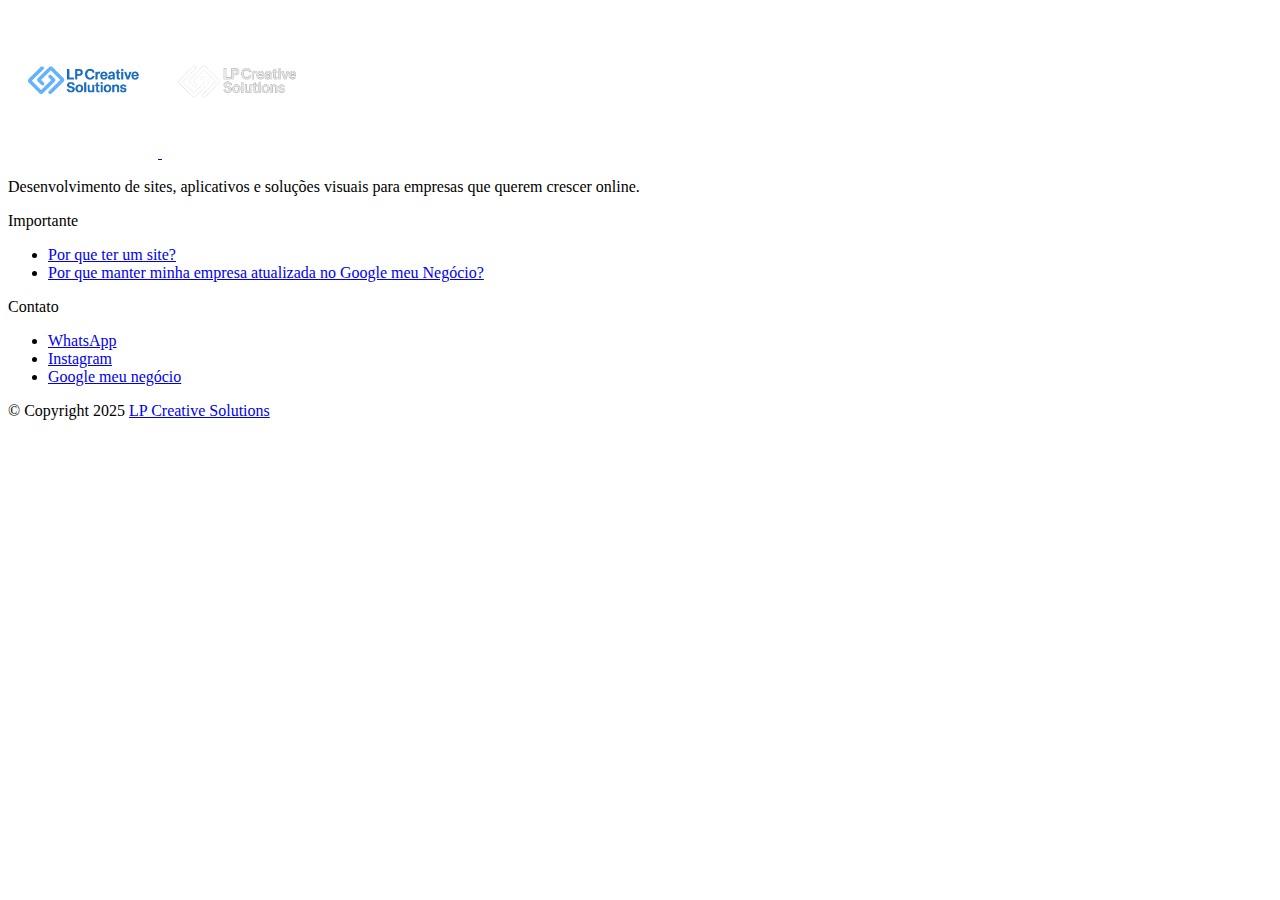
<file: contato.html>
<!DOCTYPE html>
<html lang="pt-br">
<head>
    <meta charset="UTF-8">
    <meta name="viewport" content="width=device-width, initial-scale=1.0">
    <title>Roda-pé</title>
</head>

<body>
    <footer>
        <div class="container">
            <div class="wrapper">
                <a href="#" class="footer-logo">
                    <img src="lp-site.png" alt="logo" width="150" class="logo-light">
                    <img src="lp-site-black.png" alt="logo" width="150" class="logo-dark">
                </a>

                <p class="footer-text">Desenvolvimento de sites, aplicativos e soluções visuais para empresas que querem
                    crescer online.</p>
            </div>

            <div class="wrapper">
                <p class="footer-title">Importante</p>

                <ul>
                    <li><a href="importancia-site.html" class="footer-link">Por que ter um site?</a></li>
                    <li><a href="importancia-gn.html" class="footer-link">Por que manter minha empresa atualizada no Google meu
                            Negócio?</a></li>
                </ul>
            </div>

            <div class="wrapper">
                <p class="footer-title">Contato</p>

                <ul>
                    <li><a href="https://wa.me/5511964801185" class="footer-link">WhatsApp</a></li>
                    <li><a href="https://www.instagram.com/leopossamweb/?next=%2F" class="footer-link">Instagram</a>
                    </li>
                    <li><a href="https://business.google.com/n/12749220459296444205/profile?authuser=1&fid=5341248755874137028"
                            class="footer-link">Google meu negócio</a></li>
                </ul>
            </div>
        </div>

        <script>
            document.addEventListener('DOMContentLoaded', function () {
                fetch('importancia-site.html')
                    .then(res => res.text())
                    .then(data => {
                        document.getElementById('imp-site').innerHTML = data;
                    });
            });
        </script>

        <script>
            document.addEventListener('DOMContentLoaded', function () {
                fetch('importancia-gn.html')
                    .then(res => res.text())
                    .then(data => {
                        document.getElementById('imp-site').innerHTML = data;
                    });
            });
        </script>

        <p class="copyright">&copy; Copyright 2025 <a href="#">LP Creative Solutions</a></p>
    </footer>
</body>

</html>
</file>
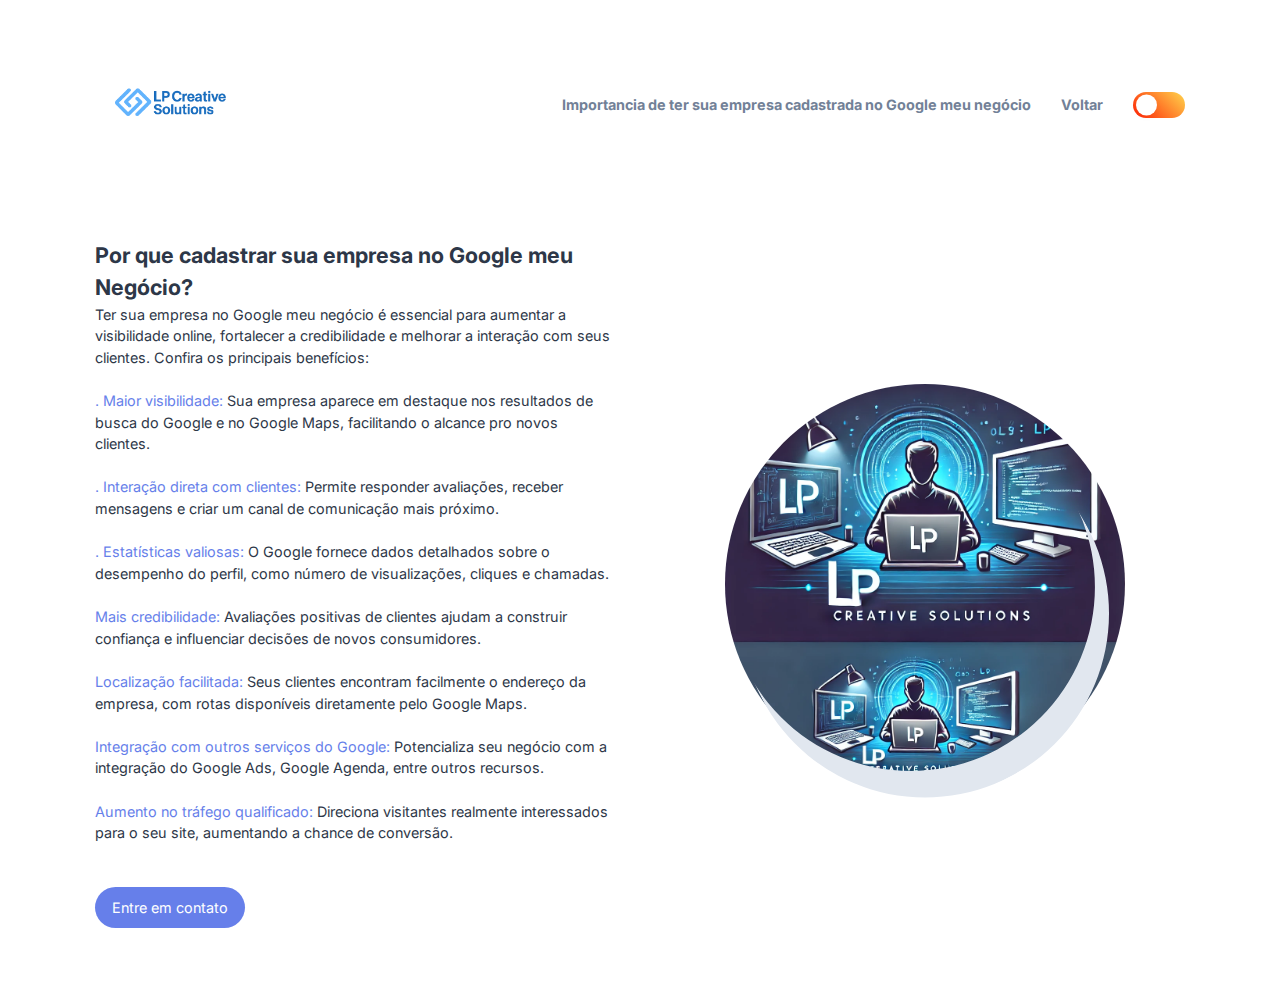
<file: importancia-gn.html>
<!DOCTYPE html>
<html lang="pt-br">
<head>
    <meta charset="UTF-8">
    <meta name="viewport" content="width=device-width, initial-scale=1.0">
    <title>Importancia do Google meu Negocio</title>
    <link rel="stylesheet" href="style.css">
    <link href="https://cdnjs.cloudflare.com/ajax/libs/font-awesome/6.0.0-beta3/css/all.min.css" rel="stylesheet">
</head>

<body class="light-theme">
    <header>
        <div class="container">
            <nav class="navbar">
                <a href="#">
                    <img src="lp-site.png" alt="logo" width="150" class="logo-light">
                    <img src="lp-site-black.png" alt="logo" width="150" class="logo-dark">
                </a>

                <div class="btn-group">
                    <button class="theme-btn theme-btn-mobile light">
                        <ion-icon name="moon" class="moon"></ion-icon>
                        <ion-icon name="sunny" class="sun"></ion-icon>
                    </button>

                    <button class="nav-menu-btn">
                        <ion-icon name="menu-outline"></ion-icon>
                    </button>
                </div>

                <div class="flex-wrapper">
                    <ul class="desktop-nav">
                        <li><a href="#" class="nav-link">Importancia de ter sua empresa cadastrada no Google meu negócio</a></li>   
                        <li><a href="index.html" class="nav-link">Voltar</a></li>                     

                        <button class="theme-btn theme-btn-desktop light">
                            <ion-icon name="moon" class="moon"></ion-icon>
                            <ion-icon name="sunny" class="sun"></ion-icon>
                        </button>
                    </ul>
                </div>  
                
                <div class="mobile-nav">
                    <button class="nav-close-btn">
                        <ion-icon name="close-outline"></ion-icon>
                    </button>                   
                </div>                
            </nav>
        </div>
    </header>

    <main>
        <div class="hero">
            <div class="container">
                <div class="left">                    
                    <h2 class="importanica-site">Por que cadastrar sua empresa no Google meu Negócio?</h2>                   

                    <p class="paragrafo-site"> Ter sua empresa no Google meu negócio é essencial para aumentar a visibilidade online, fortalecer a credibilidade e melhorar a interação 
                        com seus clientes. Confira os principais benefícios:</p>
                    <br>                    
                    <p class="paragrafo-site"> 
                        <b>. Maior visibilidade:</b> Sua empresa aparece em destaque nos resultados de busca do Google e no Google Maps, facilitando o alcance pro novos clientes.</p>
                    <br>

                    <p class="paragrafo-site">
                         <b>. Interação direta com clientes:</b> Permite responder avaliações, receber mensagens e criar um canal de comunicação mais próximo.
                    </p>
                    <br>

                    <p class="paragrafo-site">
                        <b>. Estatísticas valiosas: </b> O Google fornece dados detalhados sobre o desempenho do perfil, como número de visualizações, cliques e chamadas. 
                    </p>
                    <br>

                    <p class="paragrafo-site"> 
                        <b>Mais credibilidade: </b> Avaliações positivas de clientes ajudam a construir confiança e influenciar decisões de novos consumidores. 
                    </p>
                    <br>

                    <p class="paragrafo-site">
                        <b>Localização facilitada: </b> Seus clientes encontram facilmente o endereço da empresa, com rotas disponíveis diretamente pelo Google Maps. 
                    </p>
                    <br>

                    <p class="paragrafo-site">
                        <b>Integração com outros serviços do Google: </b> Potencializa seu negócio com a integração do Google Ads, Google Agenda, entre outros recursos. 
                    </p>
                    <br>

                    <p class="paragrafo-site">
                        <b>Aumento no tráfego qualificado: </b> Direciona visitantes realmente interessados para o seu site, aumentando a chance de conversão. 
                    </p>

                    </h1>
                    <br>
                    <br>                    
                    <div class="btn-group">
                        <a href="https://wa.me/5511964801185" target="_blank" class="btn btn-primary">Entre em
                            contato</a>                        
                    </div>
                </div>

                <div class="right">
                    <div class="pattern-bg"></div>
                    <div class="img-box">
                        <img src="logo-lp.jpg" alt="image" class="hero-img">
                        <div class="shape shape1"></div>
                        <div class="shape shape2"></div>
                    </div>
                </div>
            </div>
        </div>
    </main>    

    <script>
        document.addEventListener('DOMContentLoaded', function () {
            fetch('index.html')
                .then(res => res.text())
                .then(data => {
                    document.getElementById('imp-site').innerHTML = data;
                });
        });
    </script>

    <script src="main.js"></script>



</body>
    

</html>
</file>
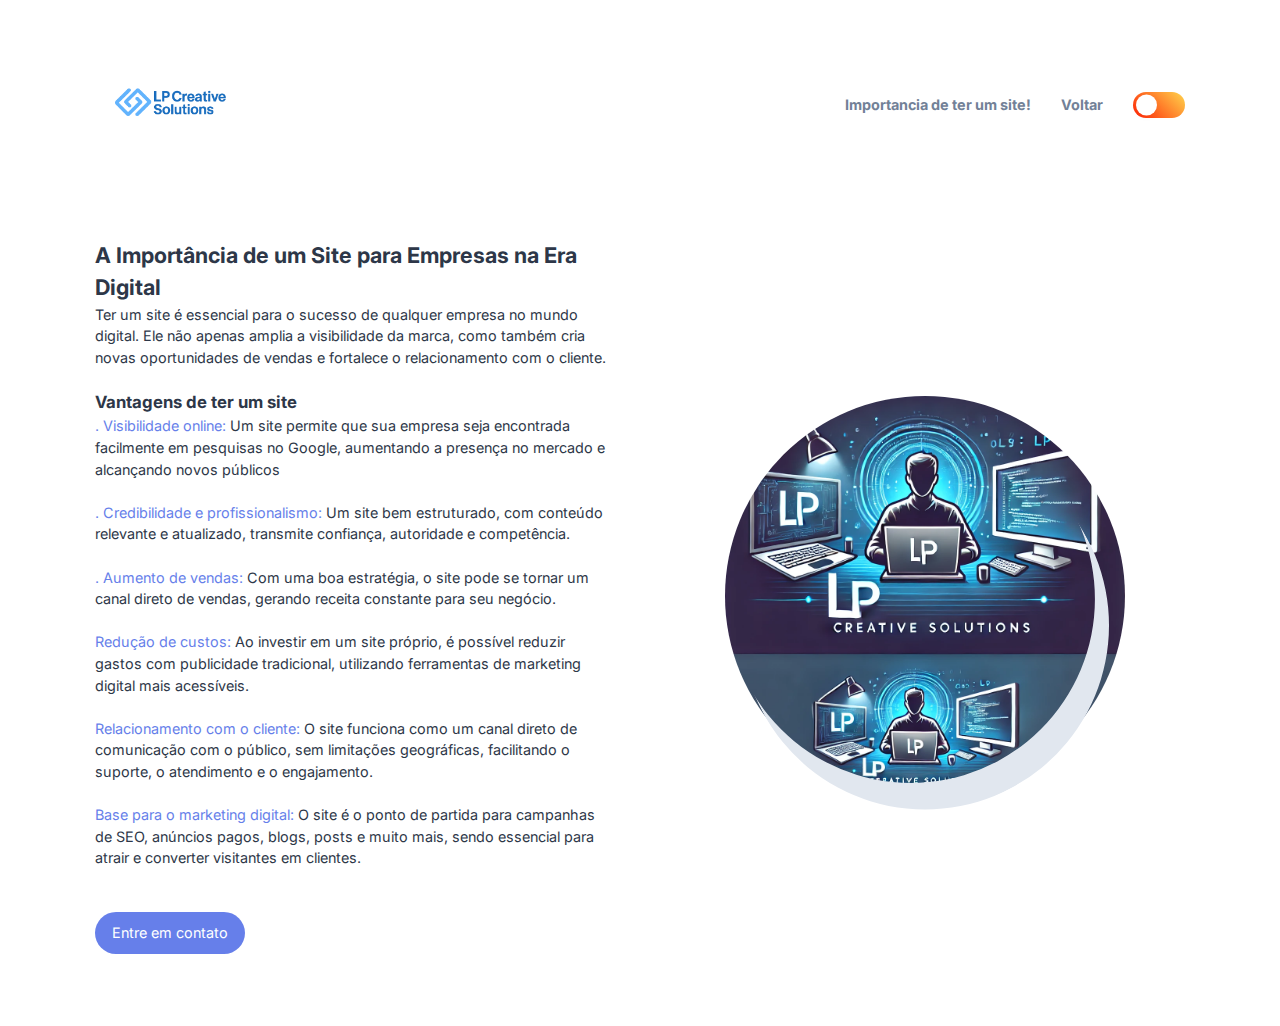
<file: importancia-site.html>
<!DOCTYPE html>
<html lang="pt-br">

<head>
    <meta charset="UTF-8">
    <meta name="viewport" content="width=device-width, initial-scale=1.0">
    <title>Importancia de um site</title>
    <link rel="stylesheet" href="style.css">
    <link href="https://cdnjs.cloudflare.com/ajax/libs/font-awesome/6.0.0-beta3/css/all.min.css" rel="stylesheet">
</head>

<body class="light-theme">
    <header>
        <div class="container">
            <nav class="navbar">
                <a href="#">
                    <img src="lp-site.png" alt="logo" width="150" class="logo-light">
                    <img src="lp-site-black.png" alt="logo" width="150" class="logo-dark">
                </a>

                <div class="btn-group">
                    <button class="theme-btn theme-btn-mobile light">
                        <ion-icon name="moon" class="moon"></ion-icon>
                        <ion-icon name="sunny" class="sun"></ion-icon>
                    </button>

                    <button class="nav-menu-btn">
                        <ion-icon name="menu-outline"></ion-icon>
                    </button>
                </div>

                <div class="flex-wrapper">
                    <ul class="desktop-nav">
                        <li><a href="#" class="nav-link">Importancia de ter um site!</a></li>
                        <li><a href="index.html" class="nav-link">Voltar</a></li>                                             

                        <button class="theme-btn theme-btn-desktop light">
                            <ion-icon name="moon" class="moon"></ion-icon>
                            <ion-icon name="sunny" class="sun"></ion-icon>
                        </button>
                    </ul>
                </div>  
                
                <div class="mobile-nav">
                    <button class="nav-close-btn">
                        <ion-icon name="close-outline"></ion-icon>
                    </button>                   
                </div>                
            </nav>
        </div>
    </header>

    <main>
        <div class="hero">
            <div class="container">
                <div class="left">
                    <h2 class="importanica-site">A Importância de um Site para Empresas na Era Digital</h2>                   

                    <p class="paragrafo-site">Ter um site é essencial para o sucesso de qualquer empresa no mundo digital. Ele não apenas amplia a visibilidade da marca, como também
                         cria novas oportunidades de vendas e fortalece o relacionamento com o cliente.</p>
                    <br>

                    <h3 class="h3-importancia-site">Vantagens de ter um site</h3>
                    <p class="paragrafo-site"> 
                        <b>. Visibilidade online:</b> Um site permite que sua empresa seja encontrada facilmente em pesquisas no Google, aumentando a presença no mercado e alcançando novos 
                    públicos                    
                    </p>
                    <br>

                    <p class="paragrafo-site">
                         <b>. Credibilidade e profissionalismo:</b> Um site bem estruturado, com conteúdo relevante e atualizado, transmite confiança, autoridade e competência. 
                    </p>
                    <br>

                    <p class="paragrafo-site">
                        <b>. Aumento de vendas: </b> Com uma boa estratégia, o site pode se tornar um canal direto de vendas, gerando receita constante para seu negócio. 
                    </p>
                    <br>

                    <p class="paragrafo-site"> 
                        <b>Redução de custos: </b> Ao investir em um site próprio, é possível reduzir gastos com publicidade tradicional, utilizando ferramentas de marketing 
                        digital mais acessíveis. 
                    </p>
                    <br>

                    <p class="paragrafo-site">
                        <b>Relacionamento com o cliente: </b> O site funciona como um canal direto de comunicação com o público, sem limitações geográficas, facilitando o suporte,
                         o atendimento e o engajamento. 
                    </p>
                    <br>

                    <p class="paragrafo-site">
                        <b>Base para o marketing digital: </b> O site é o ponto de partida para campanhas de SEO, anúncios pagos, blogs, posts e muito mais, sendo essencial para atrair e converter
                         visitantes em clientes. 
                    </p>
                    </h1>
                    <br>
                    <br>                    
                    <div class="btn-group">
                        <a href="https://wa.me/5511964801185" target="_blank" class="btn btn-primary">Entre em
                            contato</a>                        
                    </div>
                </div>

                <div class="right">
                    <div class="pattern-bg"></div>
                    <div class="img-box">
                        <img src="logo-lp.jpg" alt="image" class="hero-img">
                        <div class="shape shape1"></div>
                        <div class="shape shape2"></div>
                    </div>
                </div>
            </div>
        </div>
    </main>    

    <script src="main.js"></script>

</body>
    

</html>
</file>
<file: style.css>
@import url('https://fonts.googleapis.com/css2?family=Inter:ital,opsz,wght@0,14..32,100..900;1,14..32,100..900&display=swap');

.light-theme{
    --background-primary: hsl(0, 0%, 100%);
    --background-secondary: hsl(0, 0%, 97%);

    --action-primary: hsl(214, 32%, 91%);
    --action-secondary: hsl(210, 38%, 95%);

    --foreground-primary: hsl(218, 23%, 23%);
    --foreground-secondary: hsl(216, 15%, 52%);
    --foreground-tertiary: hsl(214, 20%, 69%);

    --accent: hsl(229, 76%, 66%);
}

.dark-theme{
    --background-primary: hsl(218, 23%, 23%);
    --background-secondary: hsl(220, 26%, 14%);

    --action-primary: hsl(216, 15%, 52%);
    --action-secondary: hsl(218, 23%, 23%);

    --foreground-primary: hsl(210, 38%, 95%);
    --foreground-secondary: hsl(211, 25%, 84%);
    --foreground-tertiary: hsl(214, 20%, 69%);

    --accent: hsl(229, 76%, 66%);
}

:root{

    --white: hsl(0, 0%, 100%);

    --fs-base: .85rem;
    --fs-1: 1.875rem;
    --fs-2: 1.5rem;
    --fs-3: 1.25rem;
    --fs-4: .875rem;
    --fs-5: .75rem;

    --padding-y: 5rem
}

*, ::before, ::after{
    margin: 0;
    padding: 0;
    box-sizing: border-box;
    text-decoration: none;
    list-style: none;
}

img, button{ display: block; }

a, span{ display: inline-block; }

button{
    font: inherit;
    border: none;
    background: none;
    cursor: pointer;
}

html{
    font-family: "Inter", sans-serif;
    font-size: var(--fs-base);
    line-height: 1.5;
}

:focus{ outline-offset: 4px; }

::-webkit-scrollbar-thumb{
    background: var(--accent);
    border-radius: 20px;
    border: 4px solid;
}

.light-theme::-webkit-scrollbar-thumb{ border-color: hsl(0, 0%, 90%); }
.light-theme::-webkit-scrollbar-track{ border-color: hsl(0, 0%, 90%); }

.dark-theme::-webkit-scrollbar-thumb{ border-color: hsl(219, 27%, 20%); }
.dark-theme::-webkit-scrollbar-track{ border-color: hsl(219, 27%, 20%); }

.dark-theme .btn-primary:hover{ color: var(--background-primary); }

.dark-theme .blog-topic{
    background: var(--action-primary);
    color: var(--foreground-secondary);
}

.dark-theme .load-more:hover{ color: var(--white); }
.dark-theme .aside .h2 { color: var(--foreground-primary); }

.h1{
    font-size: var(--fs-1);
    font-weight: 900;
}

.h2{ font-size: var(--fs-2);}
.h3{ font-size: var(--fs-3);}
.h4{ font-size: var(--fs-4);}

    .h1, h2, .h3, .h4, .importanica-site, .paragrafo-site, .h3-importancia-site { 
        display: block;
        color: var(--foreground-primary);
    }

    .h2, .h3, .h4 { font-weight: 700;}

.text-small{ font-size: var(--fs-4);}
.text-tiny{ font-size: var(--fs-5);}

.container{
    margin-inline: auto;
    margin: auto;
    padding: 0 15px;
}

.btn{
    min-width: 10rem;
    border-radius: 180px;
}

.btn-primary{
    background: var(--accent);
    color: var(--white);
    padding: .6875rem 1.1875rem;
    transition: .5s;
}

    .btn-primary:hover{
        background: var(--foreground-secondary);
        color: var(--action-primary);
    }

.btn-secondary{
    background: var(--action-secondary);
    color: var(--foreground-secondary);
    padding: 0.5rem 1rem;
    border: 3px solid var(--foreground-tertiary);
    transition: .5s;
}

    .btn-secondary:hover{ border-color: var(--accent);}

/*HEADER*/


header{ background: var(--background-primary);}
    header .flex-wrapper{ display: none; }

    header .btn-group{
        display: flex;
        align-items: center;
        gap: 15px;
    }

.navbar{
    display: flex;
    justify-content: space-between;
    align-items: center;
    gap: 15px;
    padding: 15px 0;
}

.logo-light, .logo-dark{ display: none; }
.light-theme .logo-light, .dark-theme .logo-dark{ display: block; }

.theme-btn-mobile, .nav-menu-btn, .nav-close-btn{
    background: var(--action-secondary);
    color: var(--foreground-tertiary);
    width: 40px;
    height: 40px;
    display: flex;
    justify-content: center;
    align-items: center;
    border-radius: 50%;
    font-size: 25px;
    transition: .5s;
}

    :is(.theme-btn-mobile, .nav-menu-btn, .nav-close-btn):hover{
        background: var(--accent);
        color: var(--white);
    }

    .theme-btn-mobile ion-icon{ display: none; }
        .theme-btn-mobile.light .sun, .theme-btn-mobile.dark .moon{ display: block; }

.mobile-nav{
    position: fixed;
    inset: 0;
    background: var(--background-primary);
    padding: 70px 20px;
    overflow: auto;
    overscroll-behavior: contain;
    transform: translateX(100%);
    visibility: hidden;
    transition: .5s cubic-bezier(1, 0, 0.30, 0.70);
    z-index: 10;
}

    .mobile-nav.active{
        transform: translateX(0);
        visibility: visible;
    }
    
    .mobile-nav .wrapper{
        padding-bottom: 1.25rem;
        margin-bottom: 1.25rem;
        border-bottom: 1px solid var(--action-primary);
    }

    .mobile-nav .nav-title{ margin-bottom: 1rem; }
    .mobile-nav .nav-item{ margin-bottom: 0.5rem;}

    .mobile-nav .nav-link{
        font-size: var(--fs-3);
        color: var(--foreground-secondary);
        transition: color .5s;
    }

        .mobile-nav .nav-link:hover{ color: var(--accent);}

.nav-close-btn{
    position: absolute;
    top: 20px;
    right: 20px;
}

/*HERO */

.hero{
    background: var(--background-primary);
    padding-top: 2rem;
    padding-bottom: var(--padding-y);
    text-align: center;
}

    .hero .h1{
        margin-bottom: 1rem;
        line-height: 1.6;
    }

    .hero b{
        color: var(--accent);
        font-weight: inherit;
    }

    .hero .h3{
        color: var(--foreground-secondary);
        margin-bottom: 2rem;
    }

    .hero .btn-group{
        display: flex;
        justify-content: center;
        flex-wrap: wrap;
        gap: 15px;
        text-align: center;
    }

    .hero .right{ display: none;}

/*BLOG*/

.main{
    background: var(--background-secondary);
    padding: var(--padding-y) 0;
}

.blog .h2{
    line-height: 1.3;
    margin-bottom: 3rem;
    text-align: center;
}

.blog-card-group{ margin-bottom: 3rem; }

.blog-card{
    background: var(--background-primary);
    padding: 10px;
    margin-bottom: 1rem;
    border-radius: 10px;
    box-shadow: 0 16px 10px hsla(0, 0%, 0%, .05);
    transition: .25s ease;
}

    .blog-card:hover{
        transform: translateY(-2px);
        box-shadow: 0 10px 10px hsla(0, 0%, 0%, .1);
    }

    .blog-card .h3{
        line-height: 1.4;
        margin-bottom: 1rem;
    }

        .blog-card .h3:hover{
            text-decoration: underline;
            text-decoration-thickness: 2px;
        }

.blog-card-banner{ display: none; }
.blog-content-wrapper{ padding: 10px 5px; }

.blog-topic{
    background: var(--action-secondary);
    color: var(--foreground-secondary);
    font-weight: 600;
    padding: 0.25rem 1rem;
    border-radius: 5px;
    margin-bottom: 1rem;
}

    .blog-topic:hover{
        background: var(--foreground-secondary);
        color: var(--action-secondary);
    }

.blog-text, .profile-wrapper{ display: none; }

.blog .wrapper{
    display: flex;
    justify-content: space-between;
    align-items: center;
    flex-wrap: wrap;
    gap: 15px;
}

.blog .h4{ color: var(--foreground-secondary); }
    .blog .h4:hover { color: var(--accent); }

.blog .text-small{
    display: flex;
    align-items: center;
    gap: 5px;
    color: var(--foreground-tertiary);
}

.blog .separator{
    background: var(--foreground-tertiary);
    margin-inline: 3px;
    margin: 0 3px;
    width: 3px;
    height: 3px;
    border-radius: 3px;
}

.blog ion-icon{ --ionicon-stroke-width: 50px;}

.load-more{
    margin-inline: auto;
    margin: auto;
    background: var(--foreground-secondary);
    color: var(--background-secondary);
    padding: 0.6875rem 1.1875rem;
    transition: .5s;
}

    .load-more:hover{ background: var(--accent);}

/*ASIDE*/

.aside{ display: none; }

/*FOOTER*/

footer{ background: var(--background-primary);}

    footer .container{
        padding: var(--padding-y) 15px;
        display: grid;
        grid-template-columns: 1fr;
        gap: 30px;
    }

    footer .wrapper{ text-align: center; }

.footer-logo{ margin-bottom: 10px; }

.footer-text{
    color: var(--foreground-secondary);
    max-width: 300px;
    margin-inline: auto;
    margin: auto;
}

.footer-title{
    color: var(--foreground-primary);
    font-weight: 700;
    margin-bottom: 0.4rem;
}

.footer-link{ color: var(--foreground-primary);}
    .footer-link:hover { color: var(--accent);}

.copyright{
    color: var(--foreground-secondary);
    font-size: var(--fs-4);
    text-align: center;
    padding: 1rem;
    border-top: 1px solid var(--action-primary);
}

    .copyright a{
        color: var(--accent);
        font-weight: 500;
    }
        .copyright a:hover{ text-decoration: underline;}

/*MEDIA QUERIES*/

@media (min-width: 550px){
    :root{ --fs-base: .90rem; }

    .blog-card{
        display: grid;
        grid-template-columns: 3fr 4fr;
        gap: 20px;
    }

    .blog-card-banner{
        display: block;
        overflow: hidden;
        border-radius: 5px;
    }

    .blog-banner-img{
        width: 100%;
        height: 100%;
        object-fit: cover;
    }
}

@media (min-width: 650px){
    :root{ --fs-1: 2.25rem; }

    .container{ padding: 0 30px; }

    .navbar{ padding: 30px 0;}

    .blog .h2{
        position: relative;
        text-align: left;
        padding-left: 2rem;
    }

        .blog .h2::before{
            content: '';
            position: absolute;
            top: 0;
            left: 0;
            background: var(--action-primary);
            width: 5px;
            height: 100%;
            border-radius: 5px;
        }

        .blog .wrapper-flex{
            display: flex;
            justify-content: start;
            align-items: center;
            gap: 10px;
        }

        .blog .wrapper{
            flex-direction: column;
            align-items: start;
            gap: 0;
        }

    .blog-text, .profile-wrapper{ display: block; }

    .blog-text{
        color: var(--foreground-secondary);
        font-size: var(--fs-4);
        display: -webkit-box;
        line-clamp: 3;
        -webkit-line-clamp: 3;
        -webkit-box-orient: vertical;
        overflow: hidden;
        margin-bottom: 1rem;
    }

    .profile-wrapper{
        width: 56px;
        height: 56px;
        background: var(--action-primary);
        padding: 3px;
        border-radius: 50%;
    }

    .profile-wrapper img{ border-radius: 50%; }

    footer .container{
        padding: var(--padding-y) 30px;
        grid-template-columns: 2fr 1fr 1fr;
    }

    footer .wrapper{ text-align: left; }

    .footer-text{ margin: 0; }
}

@media (min-width: 768px){

    .container{ max-width: 800px; }
}

@media (min-width: 1024px){

    .container{ max-width: 1150px; }

    header .btn-group { display: none; }

    header .flex-wrapper{
        display: grid;
        gap: 30px;
    }

    .desktop-nav{
        display: flex;
        align-items: center;
        gap: 30px;
    }

    .desktop-nav .nav-link{
        color: var(--foreground-secondary);
        font-weight: 700;
    }

        .desktop-nav .nav-link:hover{ color: var(--accent); }

    .theme-btn-desktop{
        position: relative;
        background: var(--background-secondary);
        color: var(--white);
        width: 52px;
        height: 26px;
        display: flex;
        justify-content: center;
        align-items: center;
        gap: 10px;
        border-radius: 100px;
    }

        .theme-btn-desktop.light{ background: linear-gradient(45deg, hsl(7, 100%, 51%), hsl(46, 100%, 65%)); }
        .theme-btn-desktop.dark{ background: linear-gradient(45deg, hsl(225, 100%, 60%), hsl(296, 80%, 40%)); }

        .theme-btn-desktop::before{
            content: '';
            position: absolute;
            background: var(--white);
            width: 21px;
            height: 21px;
            border-radius: 30px;
            top: 50%;
            left: 3px;
            transform: translateY(-50%);
            box-shadow: 0 2px 10px -2px hsla(0, 0%, 0%, .05);
            z-index: 2;
        }

            .theme-btn-desktop.dark::before{ left: calc(100% - 24px); }

    .hero{ text-align: left; }

        .hero .container{
            display: grid;
            grid-template-columns: 1fr 1fr;
            align-items: center;
            gap: 50px;
        }

        .hero .btn-group{
            justify-content: start;
            gap: 30px;
        }

        .hero .right{
            position: relative;
            display: flex;
            justify-content: center;
            align-items: center;
        }

        .hero .pattern-bg{
            position: absolute;
            top: 50%;
            transform: translateY(-50%);
            width: 100%;
            height: 200px;
            background: url('https://i.postimg.cc/BbZ2cnGb/pattern.png');
            background-size: contain;
            opacity: .2;
        }

        .hero .img-box{
            position: relative;
            z-index: 2;
        }

        .hero .shape{
            position: absolute;
            top: 50%;
            left: 50%;
            border-radius: 50%;
            transform: translate(-50%, -42%) rotate(-28deg);
        }

        .hero .shape1{
            background: var(--accent);
            width: 90%;
            height: 90%;
            z-index: -1;
        }

        .hero .shape2{
            width: 92%;
            height: 92%;
            box-shadow: inset 0 -30px 0 var(--action-primary);
            z-index: 2;
        }

        .hero-img {
            width: 100%;
            max-width: 400px;
            height: auto;
            display: block;
            margin: 0 auto;
            border-radius: 50%;
        }

    .main .container{
        display: grid;
        grid-template-columns: 5fr 2fr;
        gap: 60px;
    }

    .aside{
        display: block;
        align-self: stretch;
    }

        .aside .h2{
            color: var(--foreground-secondary);
            margin-bottom: 3rem;
            text-align: center;
            line-height: 1.3;
        }

        .aside .wrapper{
            background: var(--background-primary);
            border-radius: 10px;
            padding: 40px;
            box-shadow: 0 5px 5px hsla(0, 0%, 0%, .05);
        }

    .topics{ margin-bottom: 3rem; }

    .topic-btn{
        display: flex;
        align-items: stretch;
        background: var(--background-primary);
        border-radius: 10px;
        box-shadow: 0 5px 5px hsla(0, 0%, 0%, .05);
        overflow: hidden;
    }
        .topic-btn:not(:last-child) { margin-bottom: 1rem; }

        .topic-btn .icon-box{
            font-size: 22px;
            width: 70px;
            display: flex;
            justify-content: center;
            align-items: center;
            background: var(--action-primary);
            color: var(--foreground-secondary);
            transition: .5s;
        }

            .topic-btn:hover .icon-box{
                background: var(--accent);
                color: var(--white);
            }

            .topic-btn ion-icon{ --ionic-stroke-width: 40px; }

            .topic-btn p{
                padding: 15px;
                color: var(--foreground-secondary);
                font-weight: 700;
            }

    .tags{ margin-bottom: 3rem; }

        .tags .wrapper{
            display: flex;
            flex-wrap: wrap;
            gap: 0.2rem;
        }

        .tags .hashtag{
            background: var(--action-primary);
            color: var(--foreground-secondary);
            padding: 5px 10px;
            font-size: var(--fs-5);
            font-weight: 700;
            border-radius: 5px;
            transition: .5s;
        }

            .tags .hashtag:hover{
                background: var(--foreground-secondary);
                color: var(--action-primary);
            }

    .contact{ margin-bottom: 3rem; }

        .contact p{
            color: var(--foreground-secondary);
            margin-bottom: 1rem;
        }

    .social-link{
        display: flex;
        justify-content: center;
        align-items: center;
        gap: 10px;
    }

        .social-link .icon-box{
            width: 45px;
            height: 45px;
            background: var(--action-secondary);
            border-radius: 50%;
            display: flex;
            justify-content: center;
            align-items: center;
            font-size: 22px;
        }

            .social-link .icon-box:hover{
                background: var(--accent);
                color: var(--white);
            }

        .social-link .discord{ color: hsl(235, 86%, 65%); }
        .social-link .twitter{ color: hsl(203, 89%, 53%); }
        .social-link .facebook{ color: hsl(220, 46%, 48%); }

    .newsletter{
        position: sticky;
        top: 3rem;
        margin-bottom: 98px;
    }

        .newsletter p{
            color: var(--foreground-secondary);
            margin-bottom: 1rem;
        }

        .newsletter input{
            border: none;
            background: var(--action-primary);
            display: block;
            width: 100%;
            padding: 0.5rem 1rem;
            font: inherit;
            color: var(--foreground-secondary);
            border-radius: 5px;
            margin-bottom: 1rem;
        }

            .newsletter input::placeholder { color: inherit; }
            .newsletter input:focus{
                outline: 2px solid;
                outline-offset: 0;
            }

        .newsletter .btn-primary{
            margin-inline: auto;
            margin: auto;
        }
        
    .footer-title{ font-size: 1.125rem; }
    .footer-link{ margin-bottom: .3rem; }
}

/* Define a cor preta para todos os ícones */
.social-link a ion-icon,
.social-link a i {
    color: black; 
}

.social-link a {
    background: none;
    border: none;
    padding: 0;
    text-decoration: none;
}

.social-link a:hover {
    color: black;
}

input,
textarea {
  width: 100%;
  padding: 12px;
  border: 1px solid #d1d5db;
  border-radius: 8px;
  background-color: #f3f4f6;
  font-size: 16px;
  margin-bottom: 10px;
  box-sizing: border-box;
  resize: vertical; /* permite redimensionar verticalmente, mas não horizontalmente */
}

textarea {
  min-height: 120px; /* altura inicial */
  max-height: 200px; /* limita o quanto pode aumentar */
}

.portfolio-gallery {
    display: grid;
    grid-template-columns: repeat(auto-fit, minmax(250px, 1fr));
    gap: 40px;
    padding: 50px;
    justify-items: center;
    align-items: center;
}

.portfolio-item {
    text-align: center;
    transition: transform 0.3s ease;
}

.portfolio-item:hover {
    transform: scale(1.05);
}

.portfolio-img {
    width: 200px;
    height: 200px;
    object-fit: cover;
    border-radius: 50%; /* Deixa redondo */
    box-shadow: 0 4px 8px rgba(0, 0, 0, 0.2);
    transition: box-shadow 0.3s ease;
}

.portfolio-img:hover {
    box-shadow: 0 8px 16px rgba(0, 0, 0, 0.3);
}

.portfolio-link {
    display: inline-block;
    margin-top: 15px;
    padding: 8px 20px;
    background-color: #007BFF;
    color: white;
    text-decoration: none;
    border-radius: 20px;
    transition: background-color 0.3s;
}

.portfolio-link:hover {
    background-color: #0056b3;
}
</file>
